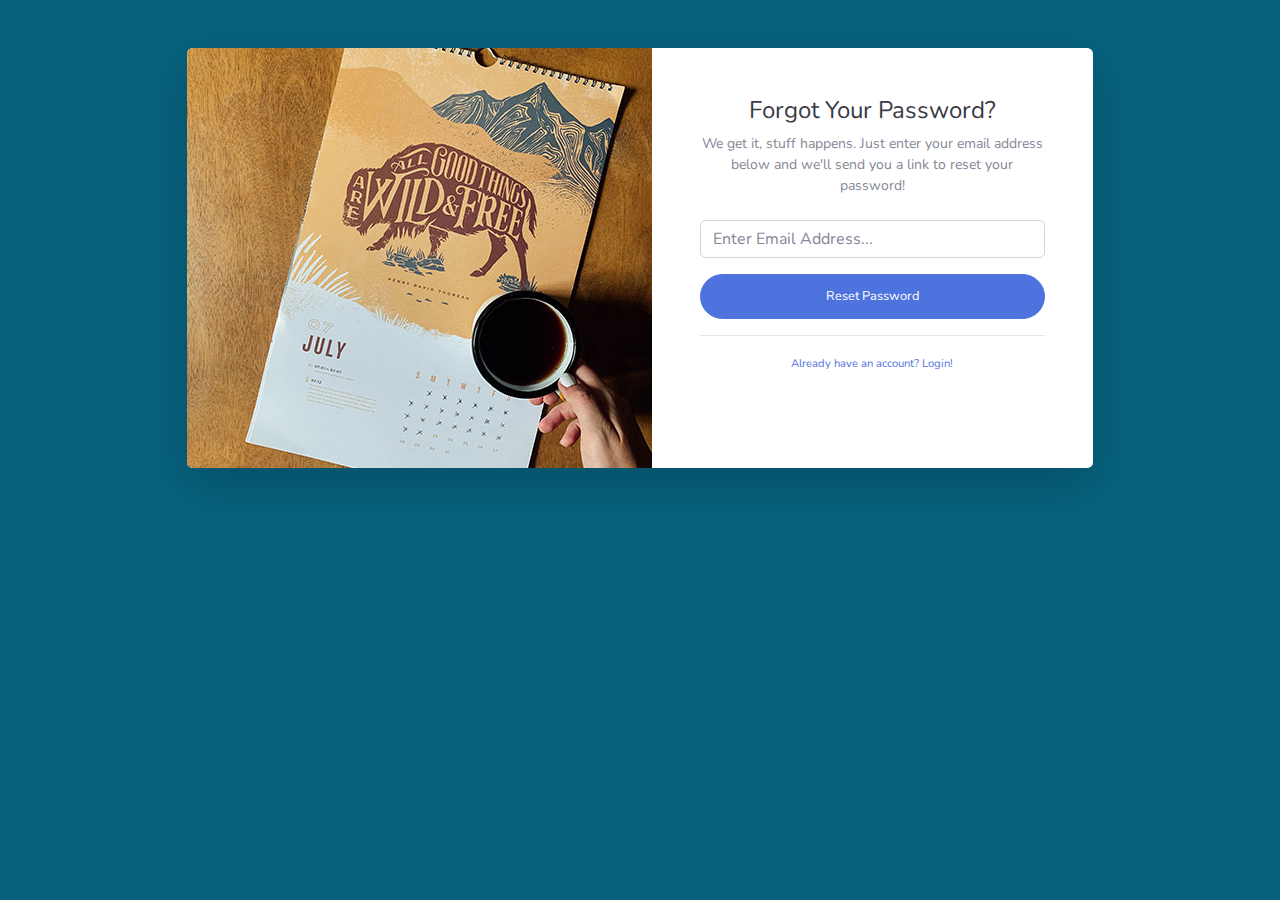
<file: forgot-password.html>
<!DOCTYPE html>
<html lang="en">

<head>

  <meta charset="utf-8">
  <meta http-equiv="X-UA-Compatible" content="IE=edge">
  <meta name="viewport" content="width=device-width, initial-scale=1, shrink-to-fit=no">
  <meta name="description" content="">
  <meta name="author" content="">
  <title>Time Schedule Forgot Password</title>
  <!-- Custom fonts for this template-->
  <link href="vendor/fontawesome-free/css/all.min.css" rel="stylesheet" type="text/css">
  <link href="https://fonts.googleapis.com/css?family=Nunito:200,200i,300,300i,400,400i,600,600i,700,700i,800,800i,900,900i" rel="stylesheet">
  <!-- Custom styles for this template-->
  <link href="css/sb-admin-2.min.css" rel="stylesheet">
  <link href="css/style.css" rel="stylesheet">
  <link href="css/responsive.css" rel="stylesheet">
</head>

<body class="login_back">

  <div class="container">

    <!-- Outer Row -->
    <div class="row justify-content-center">

      <div class="col-xl-10 col-lg-12 col-md-9">

        <div class="card o-hidden border-0 shadow-lg my-5">
          <div class="card-body p-0">
            <!-- Nested Row within Card Body -->
            <div class="row">
              <div class="col-lg-6 d-none d-lg-block">
                <img src="img/forgot.jpg" title="forgot" alt="forgot" />
              </div>
              <div class="col-lg-6">
                <div class="p-5">
                  <div class="text-center">
                    <h1 class="h4 text-gray-900 mb-2">Forgot Your Password?</h1>
                    <p class="mb-4">We get it, stuff happens. Just enter your email address below and we'll send you a link to reset your password!</p>
                  </div>
                  <form class="user">
                    <div class="form-group">
                      <input type="email" class="form-control" id="exampleInputEmail" aria-describedby="emailHelp" placeholder="Enter Email Address...">
                    </div>
                    <a href="login.html" class="btn btn-primary btn-user btn-block">
                      Reset Password
                    </a>
                  </form>
                  <hr>
                  <!-- <div class="text-center">
                    <a class="small" href="register.html">Create an Account!</a>
                  </div> -->
                  <div class="text-center">
                    <a class="small" href="login.html">Already have an account? Login!</a>
                  </div>
                </div>
              </div>
            </div>
          </div>
        </div>

      </div>

    </div>

  </div>

  <!-- Bootstrap core JavaScript-->
  <script src="vendor/jquery/jquery.min.js"></script>
  <script src="vendor/bootstrap/js/bootstrap.bundle.min.js"></script>

  <!-- Core plugin JavaScript-->
  <script src="vendor/jquery-easing/jquery.easing.min.js"></script>

  <!-- Custom scripts for all pages-->
  <script src="js/sb-admin-2.min.js"></script>

</body>

</html>
</file>
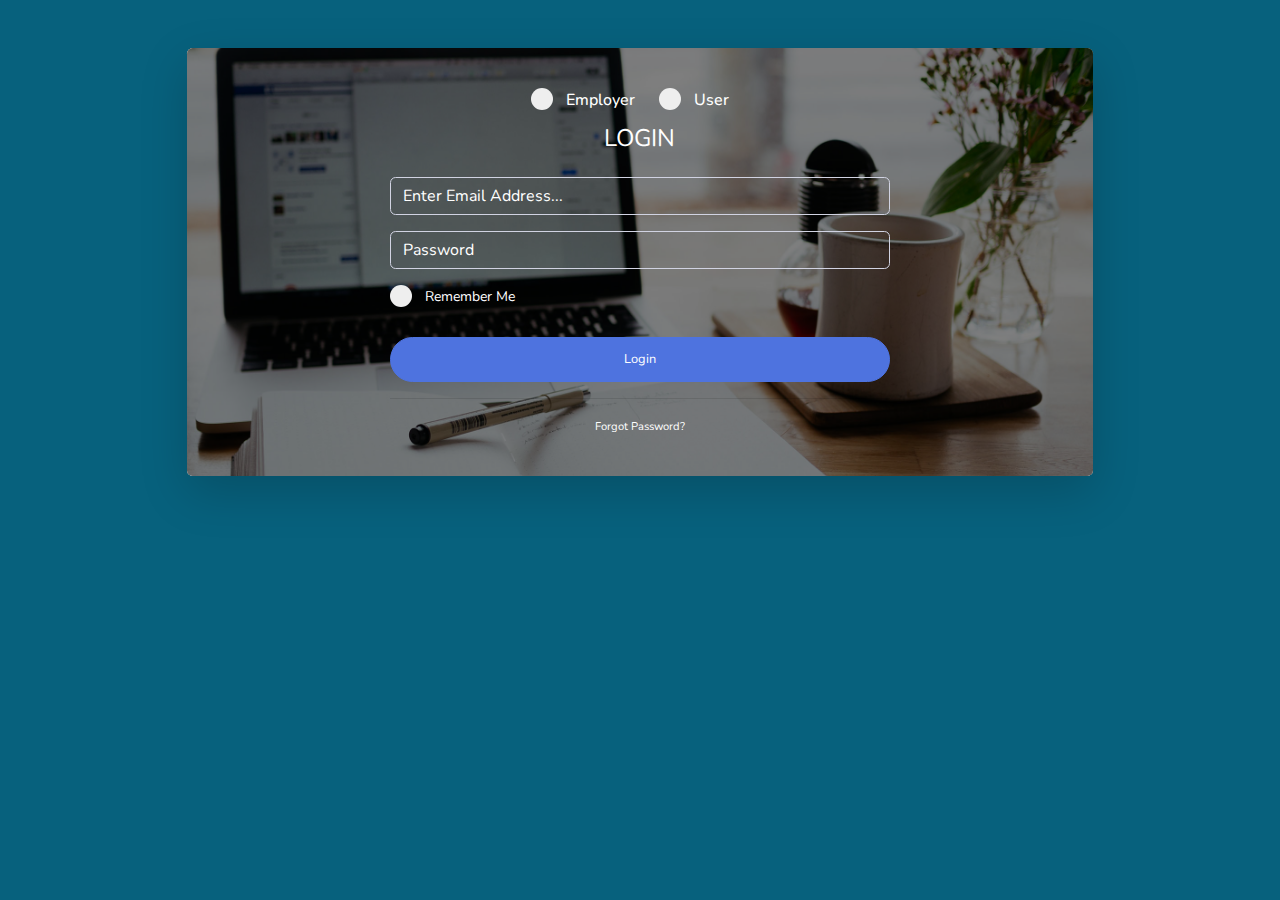
<file: login.html>
<!DOCTYPE html>
<html lang="en">
<head>
  <meta charset="utf-8">
  <meta http-equiv="X-UA-Compatible" content="IE=edge">
  <meta name="viewport" content="width=device-width, initial-scale=1, shrink-to-fit=no">
  <meta name="description" content="">
  <meta name="author" content="">
  <title>Time Schedule Login</title>
  <!-- Custom fonts for this template-->
  <link href="vendor/fontawesome-free/css/all.min.css" rel="stylesheet" type="text/css">
  <link href="https://fonts.googleapis.com/css?family=Nunito:200,200i,300,300i,400,400i,600,600i,700,700i,800,800i,900,900i" rel="stylesheet">
  <!-- Custom styles for this template-->
  <link href="css/sb-admin-2.min.css" rel="stylesheet">
  <link href="css/style.css" rel="stylesheet">
  <link href="css/responsive.css" rel="stylesheet">
</head>
<body class="login_back">
  <div class="container">
    <!-- Outer Row -->
    <div class="row justify-content-center">
      <div class="col-xl-10 col-lg-12 col-md-9">
        <div class="card o-hidden border-0 shadow-lg my-5">
          <div class="card-body p-0">
            <!-- Nested Row within Card Body -->
            <div class="login_sec">
              <div class="overlay_login"></div>
              <div class="user_employ_login">
                <div class="custom-checkbox small">
                <label class="custom_check">Employer
                  <input type="radio" value="Employer" name="login_type">
                  <span class="checkmark"></span>
                </label>
              </div>
              <div class="custom-checkbox small">
                <label class="custom_check">User
                  <input type="radio" value="user" name="login_type">
                  <span class="checkmark"></span>
                </label>
              </div>
              </div>
              <div class="row">
             
              <div class="col-lg-12">   
                <div class="login_part">
                  <div class="text-center">
                    <h1 class="h4 text-gray-900 mb-4">Login</h1>
                  </div>
                  <form class="user">
                    <div class="form-group">
                      <input type="email" class="form-control" id="exampleInputEmail" aria-describedby="emailHelp" placeholder="Enter Email Address...">
                    </div>
                    <div class="form-group">
                      <input type="password" class="form-control" id="exampleInputPassword" placeholder="Password">
                    </div>
                    <div class="form-group">
                      <div class="custom-checkbox small">
                        <label class="custom_check">Remember Me
                          <input type="checkbox" value="" name="">
                          <span class="checkmark"></span>
                        </label>
                      </div>
                    </div>
                    <a href="#" class="btn btn-primary btn-user btn-block">Login</a>
                  </form>
                  <hr>
                  <div class="text-center">
                    <a class="small for-pass" href="forgot-password.html">Forgot Password?</a>
                  </div>
                </div>
              </div>
            </div>
            </div>
          </div>
        </div>

      </div>

    </div>

  </div>

  <!-- Bootstrap core JavaScript-->
  <script src="vendor/jquery/jquery.min.js"></script>
  <script src="vendor/bootstrap/js/bootstrap.bundle.min.js"></script>

  <!-- Core plugin JavaScript-->
  <script src="vendor/jquery-easing/jquery.easing.min.js"></script>

  <!-- Custom scripts for all pages-->
  <script src="js/sb-admin-2.min.js"></script>

</body>

</html>
</file>
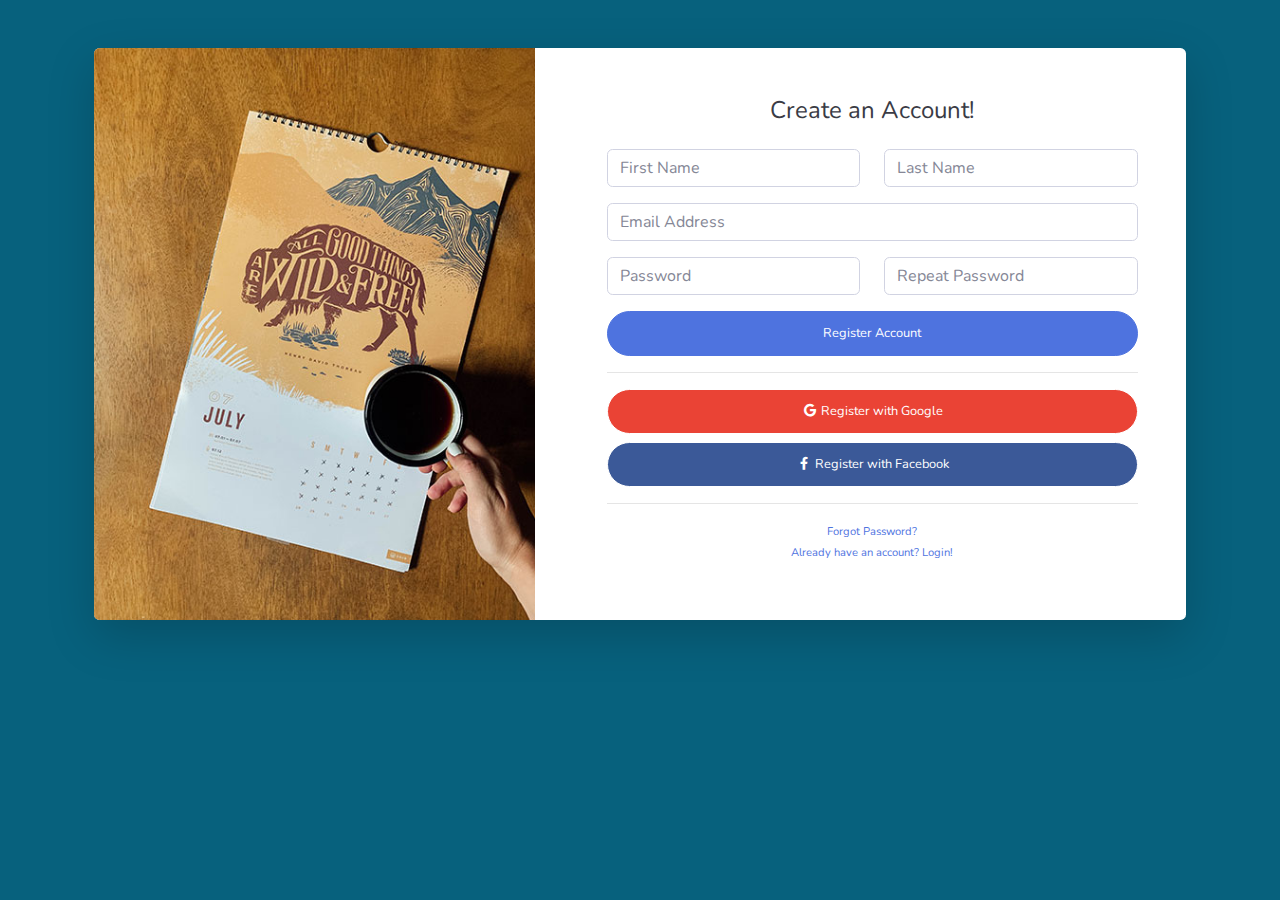
<file: register.html>
<!DOCTYPE html>
<html lang="en">

<head>

  <meta charset="utf-8">
  <meta http-equiv="X-UA-Compatible" content="IE=edge">
  <meta name="viewport" content="width=device-width, initial-scale=1, shrink-to-fit=no">
  <meta name="description" content="">
  <meta name="author" content="">
  <title>Time Schedule Register</title>
  <!-- Custom fonts for this template-->
  <link href="vendor/fontawesome-free/css/all.min.css" rel="stylesheet" type="text/css">
  <link href="https://fonts.googleapis.com/css?family=Nunito:200,200i,300,300i,400,400i,600,600i,700,700i,800,800i,900,900i" rel="stylesheet">
  <!-- Custom styles for this template-->
  <link href="css/sb-admin-2.min.css" rel="stylesheet">
  <link href="css/style.css" rel="stylesheet">
  <link href="css/responsive.css" rel="stylesheet">
</head>

<body class="login_back">

  <div class="container">

    <div class="card o-hidden border-0 shadow-lg my-5">
      <div class="card-body p-0">
        <!-- Nested Row within Card Body -->
        <div class="row">
          <div class="col-lg-5 d-none d-lg-block login_img">
            <img src="img/signup.jpg" title="register" alt="register" />
          </div>
          <div class="col-lg-7">
            <div class="p-5">
              <div class="text-center">
                <h1 class="h4 text-gray-900 mb-4">Create an Account!</h1>
              </div>
              <form class="user">
                <div class="form-group row">
                  <div class="col-sm-6 mb-3 mb-sm-0">
                    <input type="text" class="form-control" id="exampleFirstName" placeholder="First Name">
                  </div>
                  <div class="col-sm-6">
                    <input type="text" class="form-control" id="exampleLastName" placeholder="Last Name">
                  </div>
                </div>
                <div class="form-group">
                  <input type="email" class="form-control" id="exampleInputEmail" placeholder="Email Address">
                </div>
                <div class="form-group row">
                  <div class="col-sm-6 mb-3 mb-sm-0">
                    <input type="password" class="form-control" id="exampleInputPassword" placeholder="Password">
                  </div>
                  <div class="col-sm-6">
                    <input type="password" class="form-control" id="exampleRepeatPassword" placeholder="Repeat Password">
                  </div>
                </div>
                <a href="login.html" class="btn btn-primary btn-user btn-block">
                  Register Account
                </a>
                <hr>
                <a href="index.html" class="btn btn-google btn-user btn-block">
                  <i class="fab fa-google fa-fw"></i> Register with Google
                </a>
                <a href="index.html" class="btn btn-facebook btn-user btn-block">
                  <i class="fab fa-facebook-f fa-fw"></i> Register with Facebook
                </a>
              </form>
              <hr>
              <div class="text-center">
                <a class="small" href="forgot-password.html">Forgot Password?</a>
              </div>
              <div class="text-center">
                <a class="small" href="login.html">Already have an account? Login!</a>
              </div>
            </div>
          </div>
        </div>
      </div>
    </div>

  </div>

  <!-- Bootstrap core JavaScript-->
  <script src="vendor/jquery/jquery.min.js"></script>
  <script src="vendor/bootstrap/js/bootstrap.bundle.min.js"></script>

  <!-- Core plugin JavaScript-->
  <script src="vendor/jquery-easing/jquery.easing.min.js"></script>

  <!-- Custom scripts for all pages-->
  <script src="js/sb-admin-2.min.js"></script>

</body>

</html>
</file>
<file: css/style.css>
/*=== Comman css ===*/
body{
    font-size: 14px;
}
.site_button {
    display: inline-block;
    padding: 0 15px;
    text-align: center;
    background-color: #159dc7;
    color: #ffffff;
    border:none;
    height: 38px;
    line-height: 38px;
    text-transform: capitalize;
    border-radius: 5px;
    font-size: 15px;
    text-decoration: none;
    transition: all ease-in 0.3s;
    -webkit-transition: all ease-in 0.3s;
    -moz-transition: all ease-in 0.3s;
}
.site_button:hover {
    text-decoration: none;
    background-color: #07617d;
    color: #ffffff;
}
input:focus, button:focus, select:focus, textarea:focus{
    outline: none;
    box-shadow: none;
    -webkit-box-shadow: none;
    -moz-box-shadow: none;
}
.my_common_form .form-group > label {
    font-size: 14px;
    margin-bottom: 4px;
    color: #363636;
}
.my_common_form .form-group {
    margin-bottom: 10px;
}
.my_common_form .form-group .form-control{
    font-size:14px;
}
.express_modal .modal-body {
    max-height: 400px;
    overflow-y: auto;
}
.modal-footer {
    padding: 10px 15px;
}
/*=== Comman css ===*/
/*=== Timepicker css ===*/
.ui-timepicker-div dl dt {
    float: left;
    clear: left;
    padding: 0 0 0 5px;
    font-size: 15px;
    font-weight: normal;
}
.ui-timepicker-div .ui-state-default {
    border-radius: 50%;
    background: #159dc7;
    border-color: #159dc7;
}
.ui-timepicker-div .ui-state-default:focus{
	outline:none;
}
.ui-datepicker .ui-datepicker-buttonpane button {
    padding: 7px 13px;
    font-size: 14px;
    line-height: normal;
}
/*=== Timepicker css ===*/
/*=== Datepicker css ===*/
.ui-datepicker .ui-datepicker-header, 
.ui-timepicker-div .ui-widget-header {
    background: #159dc7;
    border-color: #159dc7;
    border-radius: 0;
}
.ui-datepicker .ui-datepicker-title {
    font-weight: normal;
    font-size: 16px;
}
.ui-datepicker-calendar tr th {
    font-size: 14px;
}
.ui-datepicker-calendar tr td {
    font-size: 14px;
    text-align: center;
}
.ui-datepicker-calendar tr td .ui-state-default {
    text-align: center;
    color: #666;
    font-weight: 400;
    border: 1px solid transparent;
}
.ui-datepicker-calendar tr td .ui-state-default.ui-state-hover {
    border-color: #333232;
    background: #333232;
    color: #fff;
}
.ui-datepicker-calendar tr td .ui-state-highlight{
    border-color: #07617d;
    background: #07617d;
    color: #fff; 
}
.ui-datepicker-calendar tr td .ui-state-default.ui-state-active {
    border-color: #159dc7;
    background: #159dc7;
    color: #fff;
}

/*=== Datepicker css ===*/


.heading_select{
	padding: 15px 0px; 
}
.heading_select h1 {
    font-size: 18px;
    color: #363636;
    text-transform: uppercase;
    font-weight: 600;
    margin-bottom: 0px;
}
.create_bus {
    cursor: pointer;
    position: relative;
    box-shadow: 4px 4px 6px -3px #d0d0d0;
    border-left: .25rem solid #07617d!important;
}
.box_sad{
    box-shadow: 4px 4px 6px -3px #d0d0d0;
}
.bus_block a.open_btn {
    display: inline-block;
    text-decoration: none;
    background-color: #07617D;
    padding: 7px 13px;
    border-radius: 4px;
    margin-top: 30PX;
    color: #fff;
}
.bus_block {
    width: 100%;
    text-align: center;
    position: absolute;
    background-color: #fff;
    height: 100%;
    top: 0;
    left: 0;
    opacity: 0;
}
.create_bus:hover .bus_block {
    opacity: 1;
}
.border-left-success{
	cursor: pointer;
}
h4.modal-title {
    font-size: 20px;
    color: #363636;
}
span.info_menu_icon {
    display: inline-block;
    right: 16px;
    position: absolute;
    top: 10px;
}
.info_nav {
    position: absolute;
    right: 0;
    width: 150px;
    padding: 12px;
    background-color: #e6ecfb;
    top: 35px;
    text-align: left;
    display: none;
    border-radius: 4px;
    box-shadow: 3px 3px 7px -1px #ccc;
}
.info_nav ul{
	padding: 0;
	margin: 0; 
}
.info_nav ul li{
	display: inline-block;
	list-style: none;
	width: 100%;
}
.info_nav ul li a{
	text-decoration: none;
	color: #363636;
	font-size: 14px;
}
.info_nav ul li + li {
    padding-top: 10px;
}
.create_bus .modal-body .form-group label {
    text-align: left;
    display: block;
}
.custom_modal {
    padding: 12px;
    background-color: #159dc7;
}
.custom_modal h4 {
    font-size: 16px;
    color: #fff;
}
.custom_modal button.close {
    color: #fff;
    opacity: 1;
}
.create_frm label{
    color: #363636;
    font-weight: 600;
}
.adshi_modal label span {
    display: inline-block;
    padding-left: 0px;
    font-size: 13px;
    color: #363636;
}
.adshi_modal p, .adshi_modal label{
    color: #363636;
    font-weight: 600;
}
a.preview_btn {
    display: inline-block;
    text-decoration: none;
    background-color: #4369d7;
    padding: 6px 12px;
    color: #fff;
    border-radius: 4px;
}

/*===============inner page tab menu==================*/

.tab_content{
    display: none;
    float: left;
    width: 100%;
}
.tab_content.active{
    display: block;
}
ul.tab_menu {
    padding: 15px 0px;
    margin: 0;
}
ul.tab_menu li + li{
    margin-left: 30px;
}
ul.tab_menu li {
    list-style: none;
    display: inline-block;
    color: #363636;
    cursor: pointer;
}
ul.tab_menu li.active.tab_link {
    color: #07617d;
    font-weight: 700;
    border-bottom: 2px solid #07617d;
}
.left_side {
    margin-top: 22px;
}
.left_side h2 {
    font-size: 18px;
    color: #363636;
    display: inline-block;
}
label.saving_schedule {
    font-size: 13px;
    margin-left: 12px;
    border-bottom: 1px dotted #888;
}
.left_side span a {
    font-size: 14px;
    margin-left: 12px;
    color: #4469d7;
}

.right_side{
    margin-top: 22px;
    float: right;
}
button.add_time_btn {
    border-radius: 4px;
    background-color: #ffffff;
    border: 1px solid #159dc7;
    padding: 4px 10px;
    color: #159dc7;
}
button.crate_shift_btn {
    border-radius: 4px;
    background-color: #159dc7;
    border: 1px solid #159dc7;
    padding: 4px 10px;
    color: #fff;
}
.time_off_tbl h2 {
    font-size: 16px;
    text-align: center;
    padding: 30px 0px;
}
.time_off_tbl table thead tr th, 
.schedule_tables table thead tr th {
    font-weight: 500;
    font-size: 12px;
    color: #000000;
    padding: 10px;
}
.tbl_btn {
    text-align: center;
}
.software_btn h2 {
    font-size: 18px;
    color: #363636;
    display: inline-block;
    font-weight: 600;
}
.software_btn button{
    float: right;
}
.software_btn {
    background-color: #e2e2e2;
    padding: 11px 13px;
    display: inline-block;
    width: 100%;
}
.software_btn h2 {
    font-size: 18px;
    color: #363636;
    display: inline-block;
    font-weight: 600;
    margin-bottom: 0;
    margin-top: 8px;
}
/*===============inner page tab menu==================*/

/*==================new update cs===================*/
.inner_page_header {
    background-color: #e6ecfb;
    padding: 4px 15px;
    border-radius: 4px;
}
.heading_select {
    padding: 20px 15px;
    background-color: #e6ecfb;
    border-radius: 4px;
    margin-bottom: 30px;
}
.search_bar input{
    border: 1px solid #e6ecfb !important;
    padding: 18px 19px;
}
.side_bar_header{
    background-color: #07617D;
}
.change{
    background-color: #07617D;
    border-color: #07617D;
}
.change:hover{
    background-color: #07617D;
    border-color: #07617D;
}
.create_bus .text-primary {
    color: #07617d!important;
}
.btn-secondary {
    color: #fff;
    background-color: #07617d !important;
    border-color: #07617d !important;
}
.btn-secondary:hover {
    color: #fff;
    background-color: #07617d !important;
    border-color: #07617d !important;
}
.custom_modal span {
    display: inline-block;
    padding-left: 58px;
}
.custom_modal span a {
    font-size: 12px;
    color: #fff;
    text-decoration: none;
}

/*========checkbox========*/
.my_common_form .form-group > label.custom_check {
    margin-bottom: 10px;
}
.custom_check {
  display: block;
  position: relative;
  padding-left: 35px;
  margin-bottom: 12px;
  cursor: pointer;
  font-size: 14px;
  -webkit-user-select: none;
  -moz-user-select: none;
  -ms-user-select: none;
  user-select: none;
}
.custom_check input {
  position: absolute;
  opacity: 0;
  cursor: pointer;
  height: 0;
  width: 0;
}
.checkmark {
  position: absolute;
  top: 0;
  left: 0;
  height: 22px;
  width: 22px;
  border-radius: 24px;
  background-color: #eee;
}
.custom_check:hover input ~ .checkmark {
  background-color: #ccc;
}
.custom_check input:checked ~ .checkmark {
    background-color: #159dc7;
}
.checkmark:after {
  content: "";
  position: absolute;
  display: none;
}
.custom_check .checkmark:after {
  left: 9px;
  top: 5px;
  width: 5px;
  height: 10px;
  border: solid white;
  border-width: 0 3px 3px 0;
  -webkit-transform: rotate(45deg);
  -ms-transform: rotate(45deg);
  transform: rotate(45deg);
}
.custom_check input:checked ~ .checkmark:after {
  display: block;
}
.create_frm input:focus {
    box-shadow: none;
    border-color: #d1d3e2;
}
.modal-body input:focus {
    box-shadow: none;
    border-color: #d1d3e2;
}
.adshi_modal input:focus, .adshi_modal select:focus, .adshi_modal textarea:focus {
    box-shadow: none !important;
    border-color: #d1d3e2 !important;
}
/*========checkbox========*/

/*======login css========*/

.login_img img {
    width: 100%;
}
.login_back{
  background-color: #07617D;
}
.login_sec {
    width: 100%;
    padding: 40px 20px;
    background-image: url(../img/login1.jpg);
    background-size: cover;
    background-repeat: no-repeat;
    background-position: center;
}
.overlay_login {
    width: 100%;
    background-color: #000;
    position: absolute;
    opacity: 0.5;
    height: 100%;
    top: 0;
    left: 0;
}
.login_sec h1 {
    color: #fff !important;
    text-transform: uppercase;
}
form.user input {
    background-color: transparent;
}
form.user input:focus{
  background-color: transparent;
  box-shadow: none;
}
form.user .custom-checkbox.small label {
    color: #fff;
}
.for-pass {
    color: #fff;
}
.for-pass:hover {
    color: #fff;
    text-decoration: none;
  }
.login_sec .user input.form-control{
  color: #fff;  
  font-weight: normal;
}
.login_sec form.user input::placeholder { 
  color: #fff;
  opacity: 1;
}
.login_sec form.user input:-ms-input-placeholder {
  color: #fff;
}
.login_sec form.user input::-ms-input-placeholder {
  color: #fff;
}

/*======login css========*/

/*=============user css============*/
.user_page_header {
    width: 100%;
    float: left;
    padding: 20px 15px;
    border-radius: 4px;
    background-color: #e6ecfb;
}
.user_header{
    width: 50%;
    float: left;
}
.user_header h2 {
    font-size: 18px;
    color: #363636;
    margin-bottom: 0;
}
span.print_btn {
    width: 50%;
    text-align: right;
    display: inline-block;
}
span.print_btn a {
    color: #fff;
    padding: 5px 22px;
    border-radius: 4px;
    text-decoration: none;
    background-color: #159dc7;
}
.user_content {
   
    width: 100%;
    float: left;
    
}
.name h3 {
    font-size: 14px;
    margin-bottom: 0;
    color: #fff;
}
.name span {
    display: inline-block;
    font-size: 13px;
    color: #fff;
}
td.pad.backcolor {
    background-color: #159dc7;
}
.name {
    padding: 18px 6px;
}
.Vacation {
    background-color: #159dc7;
}
.Vacation p {
    font-size: 14px;
    font-weight: 600;
    text-align: center;
    padding: 3px 1px;
    color: #fff;
    margin-bottom: 0;
}
.Vacation p span {
    display: block;
    font-size: 12px;
}
p.time_break {
    background-color: #e6ecfb;
    margin-bottom: 0;
    font-size: 13px;
    color: #363636;
    font-weight: 700;
    padding: 7px; 
    text-align: center;
}
td.pad{
  position: relative;
}
.comment{
  background-color: #e6e6e6;
  position: relative;
  cursor: pointer;
  padding: 7px;
  text-align: center;
}
.comment p {
    font-size: 13px;
    color: #363636;
    margin-bottom: 0;
}
.comment .tooltiptext {
    visibility: hidden;
    width: 134px;
    background-color: #ffffff;
    box-shadow: 0 0 3px rgba(0, 0, 0, 0.45098039215686275);
    -webkit-box-shadow: 0 0 3px rgba(0, 0, 0, 0.45098039215686275);
    -moz-box-shadow: 0 0 3px rgba(0, 0, 0, 0.45098039215686275);
    color: #000;
    font-weight: normal;
    text-align: center;
    font-size: 13px;
    top: 100%;
    border-radius: 4px;
    padding: 5px 0px;
    position: absolute;
    z-index: 2;
    right: 0;
    line-height: 18px;
}
.comment .tooltiptext:before {
    position: absolute;
    top: -10px;
    left: 10px;
    content: "";
    border-left: 10px solid transparent;
    border-right: 10px solid transparent;
    border-bottom: 10px solid #fff;
}
.comment:hover .tooltiptext {
    visibility: visible;
}

/*=========================*/
.custom-checkbox.small {
    display: inline-block;
}
.user_employ_login {
    width: 100%;
    text-align: center;
    max-width: 500px;
    margin: 0 auto;
}
.user_employ_login label {
    font-size: 16px;
    color: #fff;
    font-weight: 500;
}
.user_employ_login .custom-checkbox.small {
    margin-right: 20px;
}
.login_part {
    width: 100%;
    max-width: 500px;
    margin: 0 auto;
}

.wekk_menu {
    width: 100%;
    float: left;
    margin-top: 14px;
}
.wekk_menu .nav-tabs{
    border-bottom: 0px;
}
.wekk_menu .nav-tabs .nav-link{
    border:none;
}
.verticle_menu {
    padding: 0;
    background-color: #07617d;
    min-width: 120px;
    display: none;
    position: absolute;
    top: 19px;
    left: 60%;
    z-index: 11;
}
.verticle_menu ul{
    margin:0;
    padding: 0;
}
.verticle_menu ul li {
    list-style: none;
    position: relative;
    padding: 5px 10px;
    line-height: 15px;
    font-size: 14px;
    color: #fff;
    cursor: pointer;
}
.verticle_menu ul li a{
    text-decoration: none;
    font-size: 14px;
    color: #fff;
}
.verticle_menu ul li:hover {
    background-color: #159dc7;
    color: #fff;
}
.verticle_menu ul li:hover > a {
    color: #fff;
}
.submenu {
    left: 100%;
    position: absolute;
    width: 100px;
    background-color: #e6ecfb;
    padding: 8px 0;
    top: 0;
    display: none;
}
.submenu ul{
    margin:0;
    padding: 0;
}
.submenu ul li{
    list-style: none;
    color: #000;
}
.submenu ul li a{
    color: #363636;
}
.verticle_menu > ul > li:hover >.submenu {
    display: block;
}
.user_content .table-responsive {
    overflow-x: initial;
}
/*================week day tab css===========*/
.wekk_menu ul {
    float: right;
}
.wekk_menu ul li a.nav-link {
    border-top-left-radius: 0;
    border-top-right-radius: 0;
    background-color: #c1cce8;
    padding: 5px 20px;
    color: #363636;
    border-radius: 4px;
}
.wekk_menu ul li a.nav-link.active {
    background-color: #07617d;
    padding: 5px 20px;
    color: #fff;
}
.wekk_menu ul li + li {
    margin-left: 15px;
}
.tab-content{
    width: 100%;
    float: left;
    margin-top: 40px;
}
.day_td{
    width: 150px;
}
/*=== Schedule table topbar css ====*/
.controler_bar{
    display: inline-block;
    width: 100%;
}
.controler_bar .text_link {
    display: inline-block;
    color: #159dc7;
    cursor: pointer;
    padding: 0 3px;
    font-size: 13px;
    text-transform: capitalize;
}
.controler_bar .ctrl_item{
    display: inline-block;
    font-size: 13px;
}
.controler_left{
    float: left;
}
.ctrl_date input {
    font-size: 13px;
    height: 28px;
    padding: 0 8px;
    max-width: 130px;
}
.ctrl_date span {
    color: #111;
}
.controler_bar .week_links .text_link {
    padding: 0 5px;
}
.controler_right{
    float: right;
}
.schedules_tabs {
    float: right;
    padding: 0;
    margin: 0;
    list-style: none;
    padding-left: 6px;
}
.schedules_tabs > li {
    float: left;
    font-size: 14px;
    padding: 0 10px;
    border: 1px solid #ddd;
    height: 30px;
    line-height: 28px;
    margin: 0 1px;
    cursor: pointer;
    text-transform: capitalize;
}
.schedules_tabs > li.active_lnk{
    border-color: #159dc7;
    color: #fff;
    background-color: #159dc7;
}
/*=== Schedule table topbar css ====*/
/*=== Schedule table css ====*/
.schedule_tables table tr td {
    padding: 15px;
}
.schedule_tables table tr td.s_td_name {
    width: 131px;
}
.week_schedule_tbl tr td{
 width: 12.5%;
}
.append_td_data .form_group {
    position: relative;
    display: inline-block;
    margin-bottom: 3px;
    font-size: 12px;
    width: 100%;
    border: none;
    padding: 0 5px;
    background: #efefef;
    height: 30px;
    color: #000;
}
.append_td_data .form_group input {
    font-size: 12px;
    width: 100%;
    border: none;
    padding: 0;
    background: transparent;
    height: 30px;
}
.remove_btn {
    cursor: pointer;
    display: inline-block;
    padding: 0;
    border: none;
    font-size: 15px;
    background: #159dc7;
    color: #fff;
    line-height: 17px;
    height: 19px;
    width: 19px;
    text-align: center;
}
.append_td_data .form_group .remove_btn {
    position: absolute;
    top: 0;
    right: 0;
    padding: 0;
    display: none;
}
.append_td_data .form_group:hover .remove_btn {
   display: block;
}
.schedule_box .add_icon {
    position: absolute;
    bottom: 0;
    right: 0;
    color: #fff;
    background: #159dc7;
    font-size: 13px;
    width: 20px;
    height: 22px;
    cursor: pointer;
    display: none;
    text-align: center;
    line-height: 22px;
}
.schedule_box:hover .add_icon {
 display: block;
}

.schdule_hour_row .s_hour {
    font-size: 13px;
    text-transform: capitalize;
    color: #666;
}
.schdule_hour_row .emp {
    font-size: 13px;
    text-transform: capitalize;
    color: #000;
}
.schdule_hour_row .staff_lnk {
    text-transform: capitalize;
    font-size: 14px;
    text-decoration: none;
    color: #159dc7;
}
/*=== Schedule table css ====*/

/*=== Schedule break css ====*/
.append_td_data .break_group .break_text {
    height: 30px;
    display: inline-block;
    width: 100%;
    line-height: 30px;
}
/*=== Schedule break css ====*/
/*=== Schedule tab content css ====*/
.s_tab_content{
    float: left;
    width: 100%;
    display: none;
}
.s_tab_content.active{
    display: inline-block;
}
/*=== Schedule tab content css ====*/
/*=== multiple staff css ====*/
#multiple_staff_modal .modal-dialog {
    max-width: 850px;
}
.append_staff_row {
    display: inline-block;
    width: 100%;
}
.staffs_row {
    float: left;
    width: 100%;
    border: 1px solid #ccc;
    padding: 5px 5px 0;
    margin-bottom: 5px;
    position: relative;
}
.staffs_row .form-group{
    float: left;
    width: 25%;
    padding: 0 4px;
}
.staffs_row_new .remove_btn {
    position: absolute;
    right: 4px;
    top: 4px;
}
.form_footer {
    margin-top: 10px;
}
/*=== multiple staff css ====*/
/*=== time off table css start ====*/
.time_off_tbl table tr td {
    font-size: 13px;
}
.time_off_tbl table tr td a{
    color: #159dc7;
    text-decoration: none;
}
.action_td .icons {
    display: inline-block;
    margin: 0;
    color: #ffffff;
    background: #159dc7;
    font-size: 12px;
    width: 23px;
    height: 23px;
    line-height: 23px;
    text-align: center;
    border-radius: 50%;
}
.staff_edit_modal .modal-footer {
    -webkit-box-pack: center;
    -ms-flex-pack: center;
    justify-content: center;
}
/*=== time off table css End ====*/
/*=== Clear schedule css End ====*/
.clear_schedule_form {
    text-align: center;
}

.clear_schedule_form p {
    font-size: 17px;
    margin-bottom: 15px;
}
/*=== Clear schedule css End ====*/
/*=== Email Copy css start ====*/
.email_copy_input{
    display: none;   
}
/*=== Email Copy css End ====*/
/*=== Email Preview css start ====*/
#email_preview_modal .modal-dialog {
    max-width: 800px;
}
.email_preview_box {
    display: inline-block;
    width: 100%;
    border: 1px solid #444;
    padding: 9px;
}
.email_preview_box .body_message p {
    font-size: 15px;
    color: #444;
    line-height: 25px;
}
.emali_prev_table .table tr td, 
.emali_prev_table .table tr th {
    border: 1px solid #444;
    padding: 10px;
    color: #444444;
}
.emali_prev_table .table tr th {
    color: #000;
    font-weight: 600;
    font-size: 13px;
    line-height: 18px;
}
.emali_prev_table tr td .peview_text {
    border: 1px solid #444444;
    padding: 5px;
    text-align: center;
    margin: 2px 0;
}
/*=== Email Preview css End ====*/
</file>
<file: css/responsive.css>
@media (max-width: 991px){
	.login_sec {
		padding: 20px 20px;
	}
}
@media (max-width: 767px){
	.staffs_row .form-group {
	    float: left;
	    width: 50%;
	    padding: 0 4px;
	}
}
@media (max-width: 412px){
  button.add_time_btn{
    margin-bottom: 12px;
  }
}
</file>
